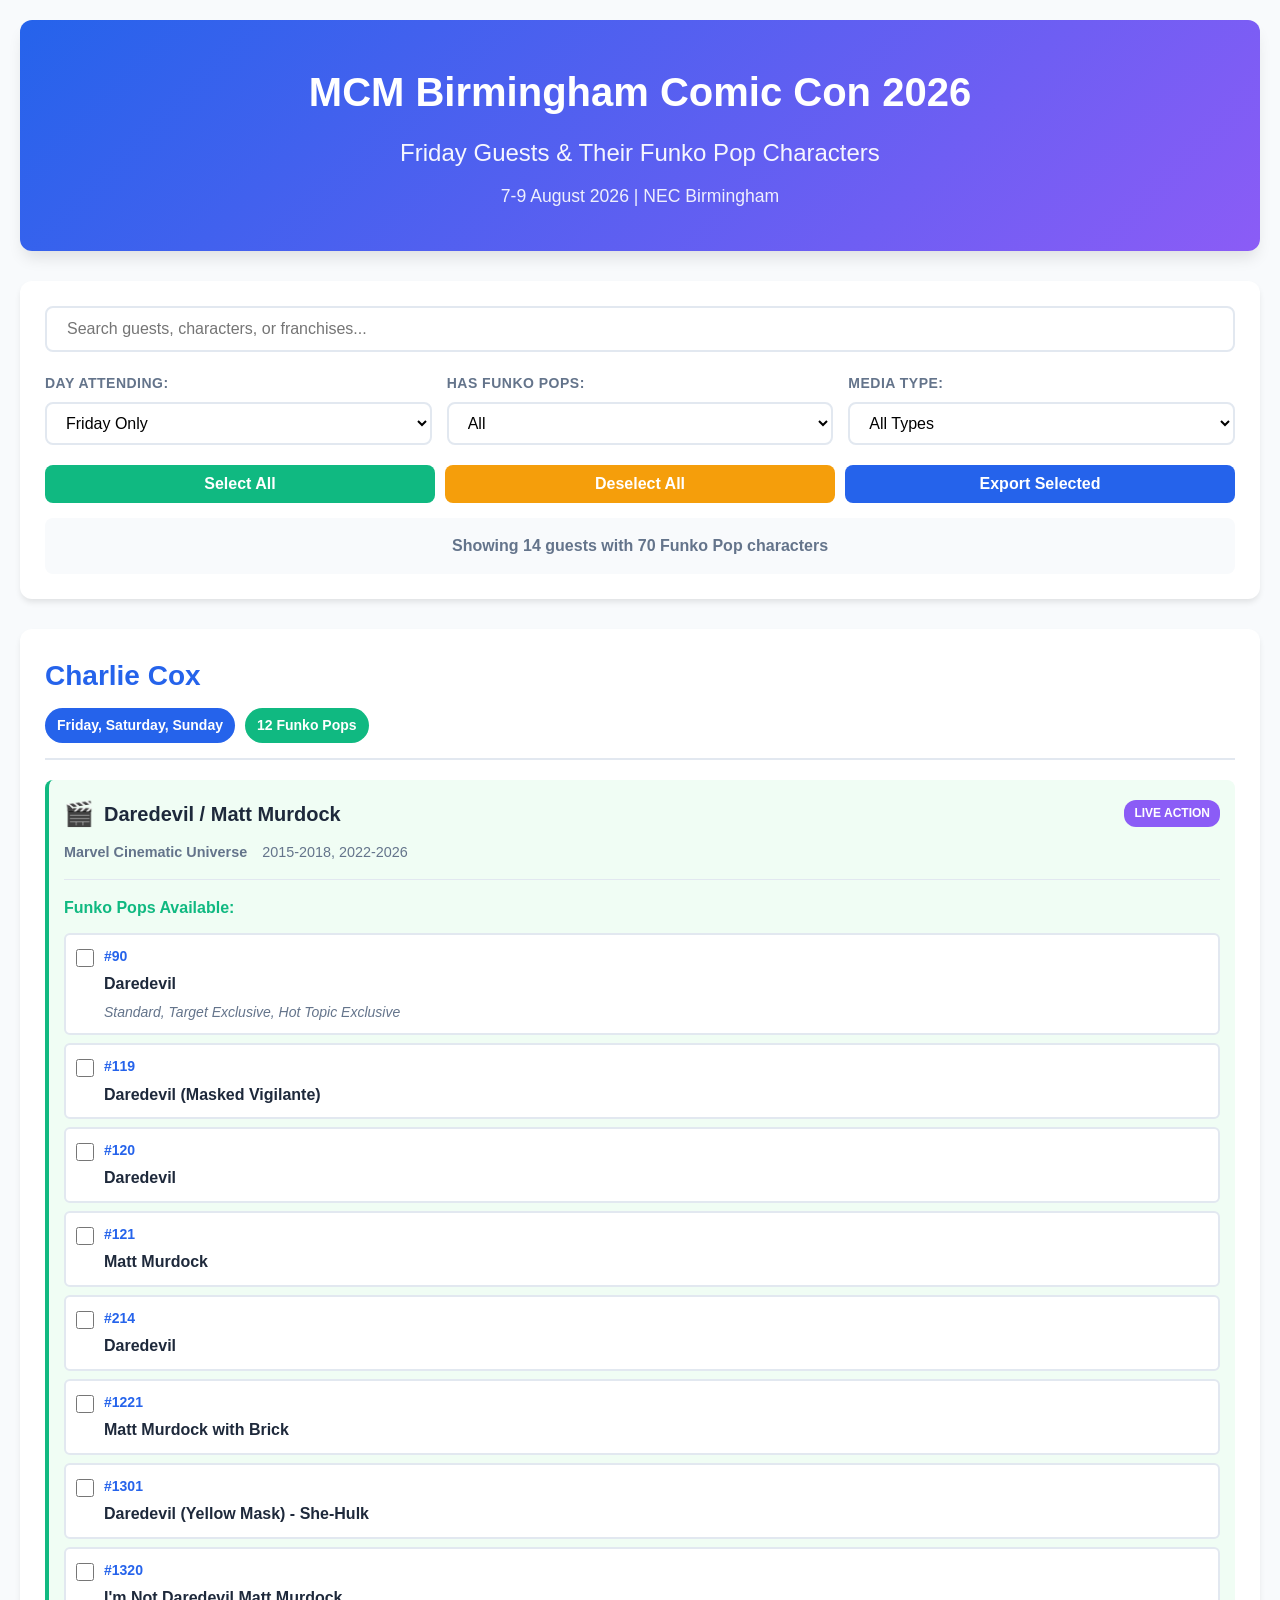
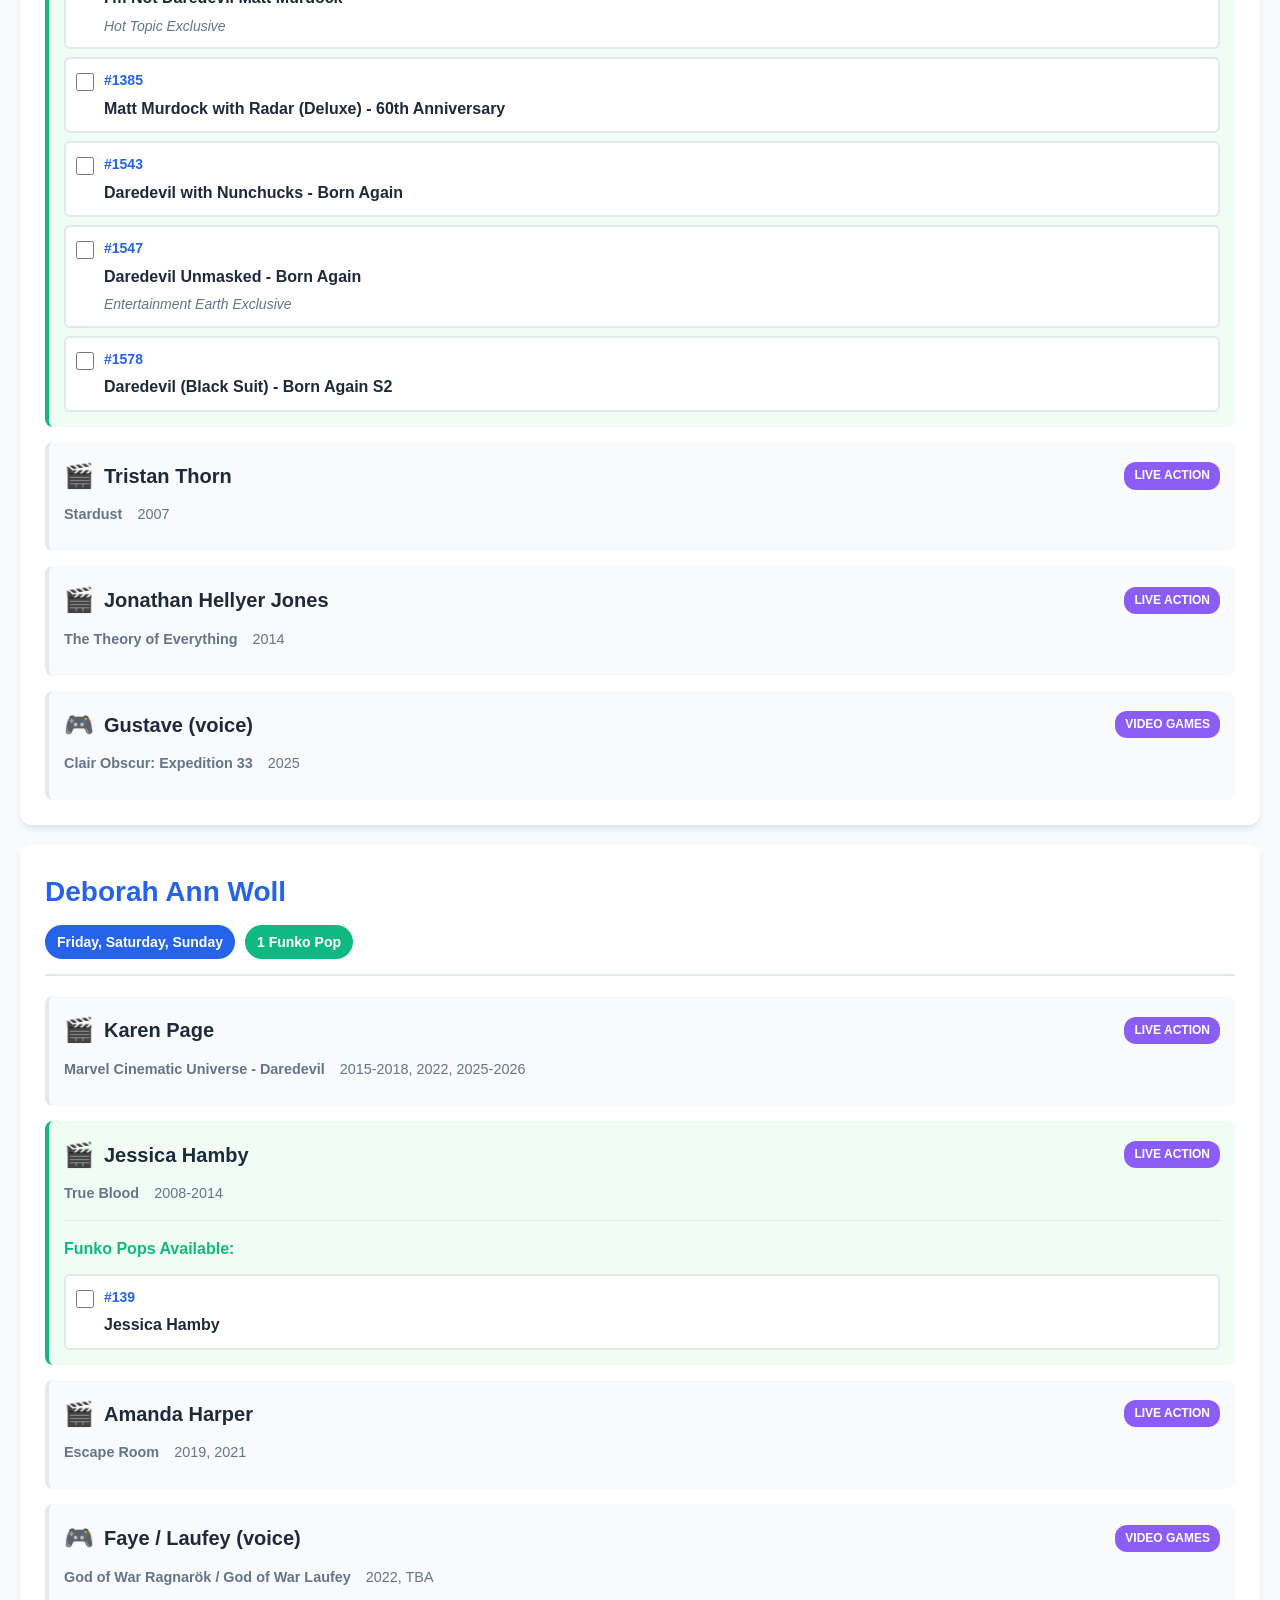
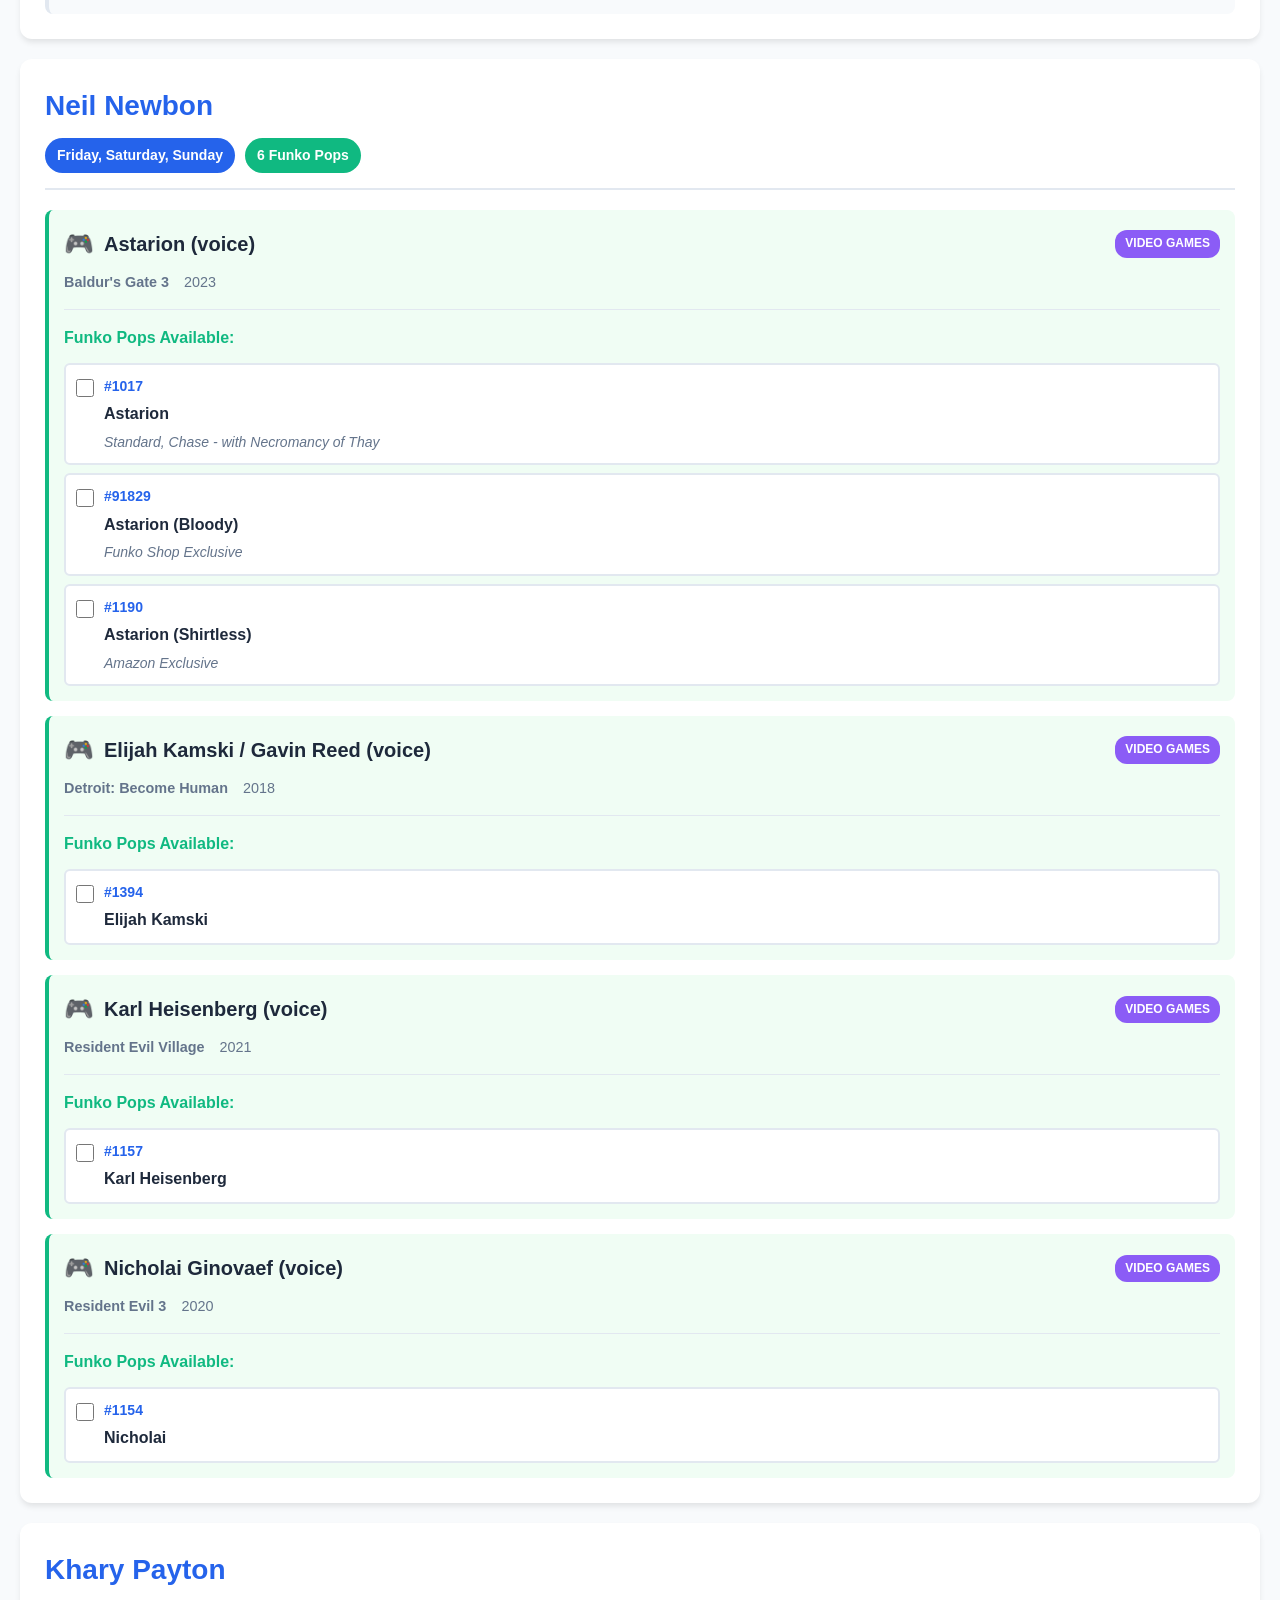
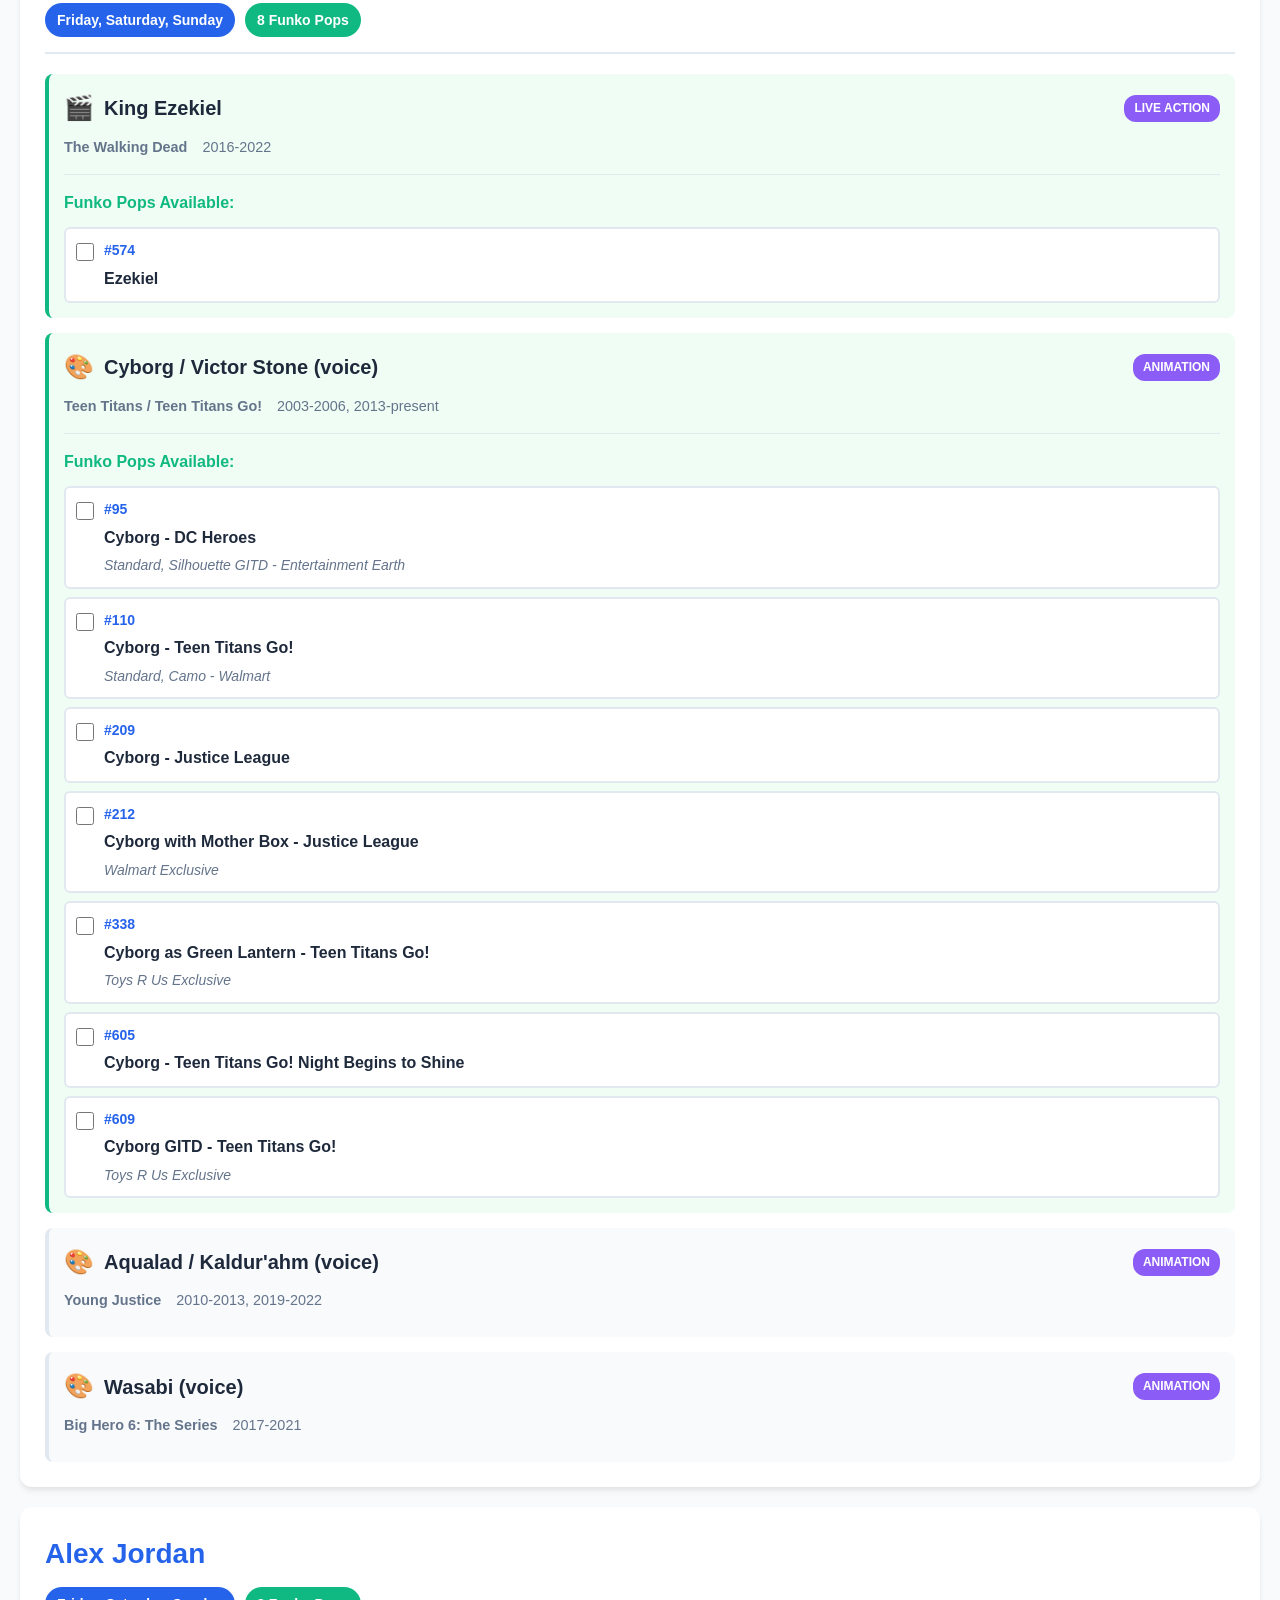
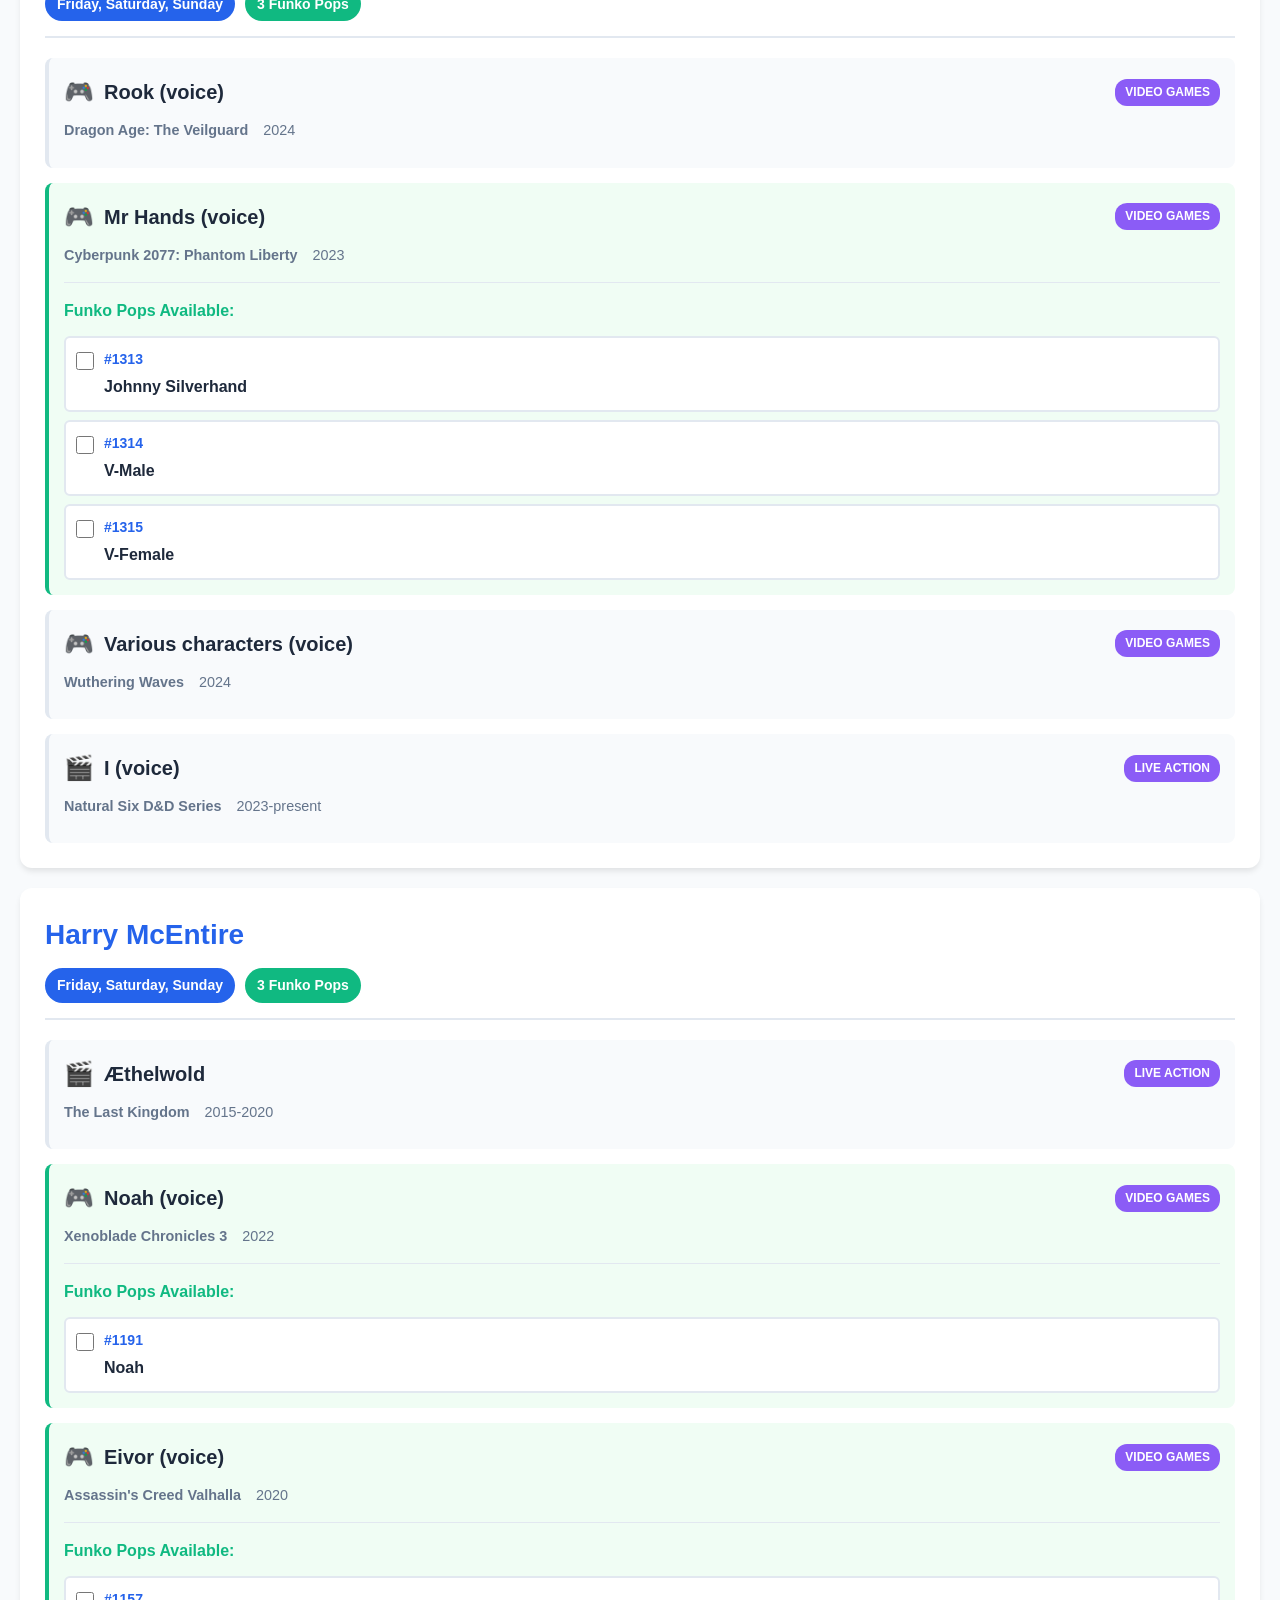
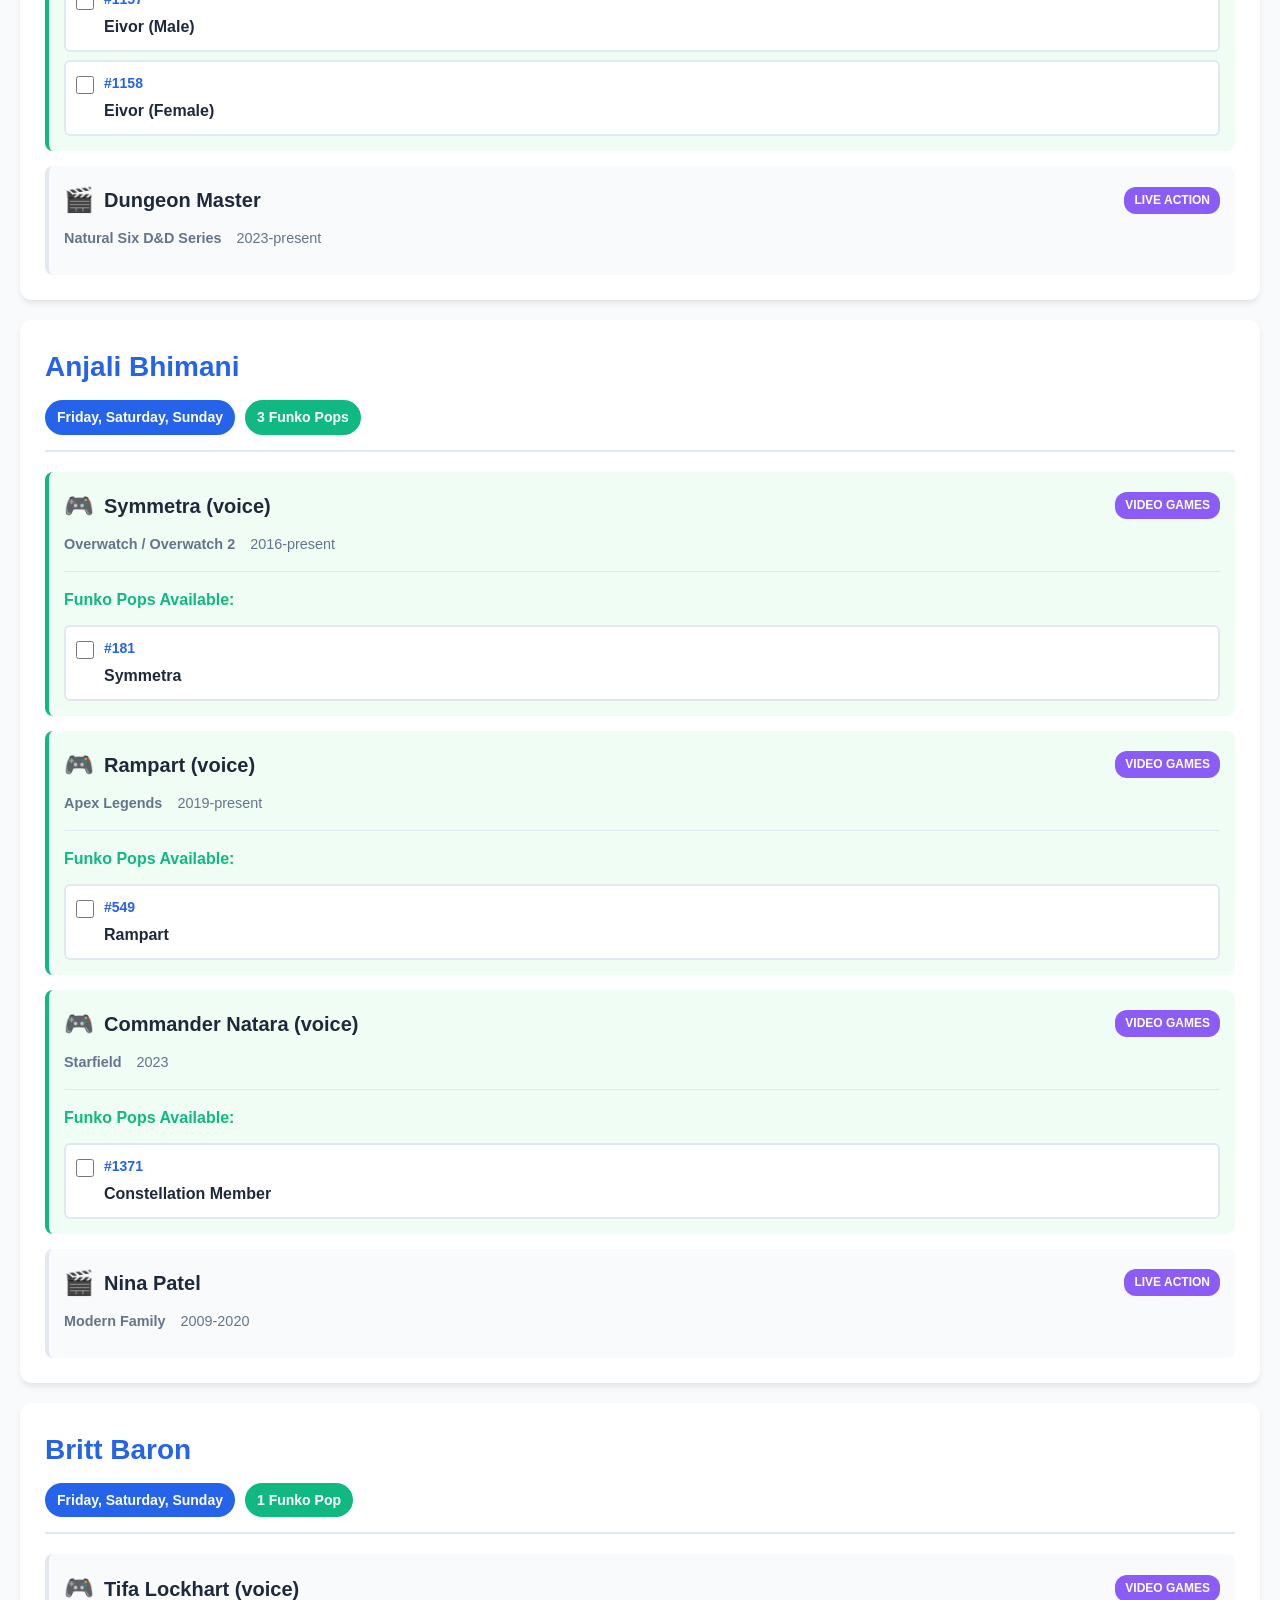
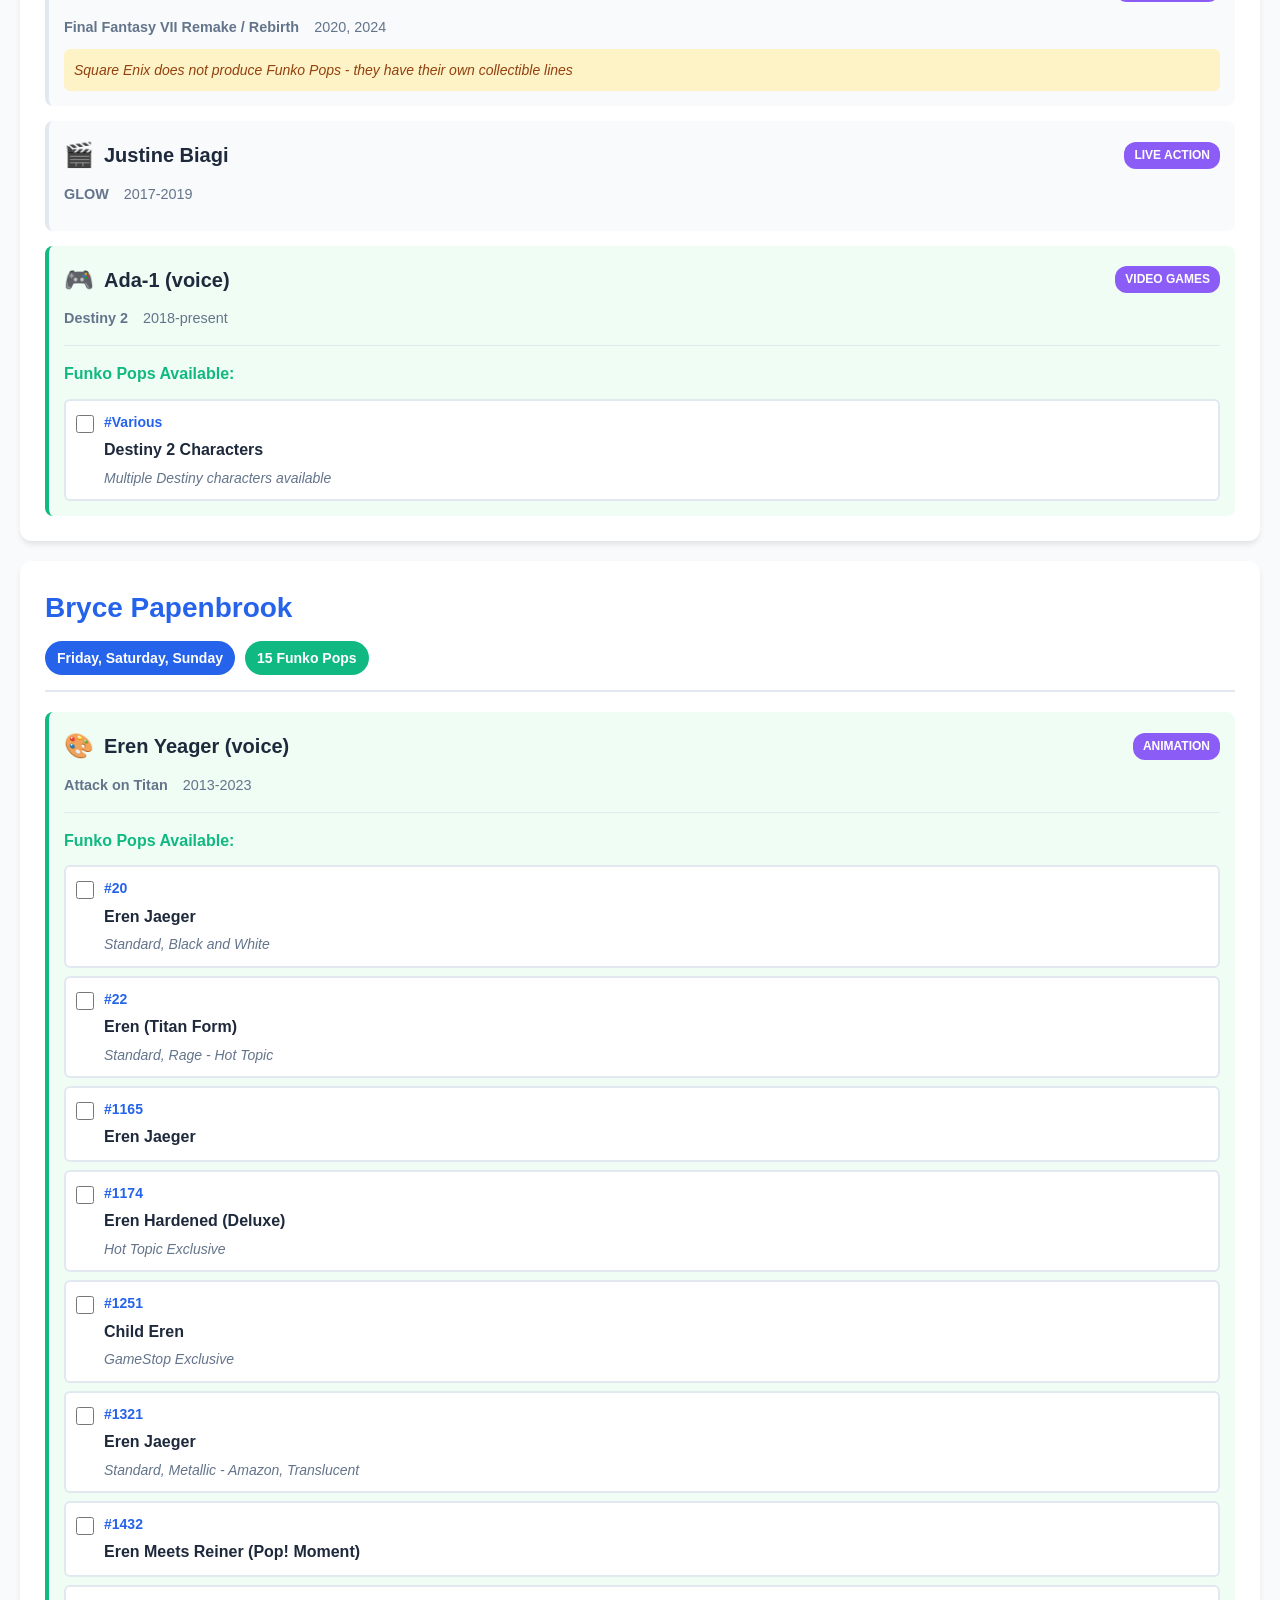
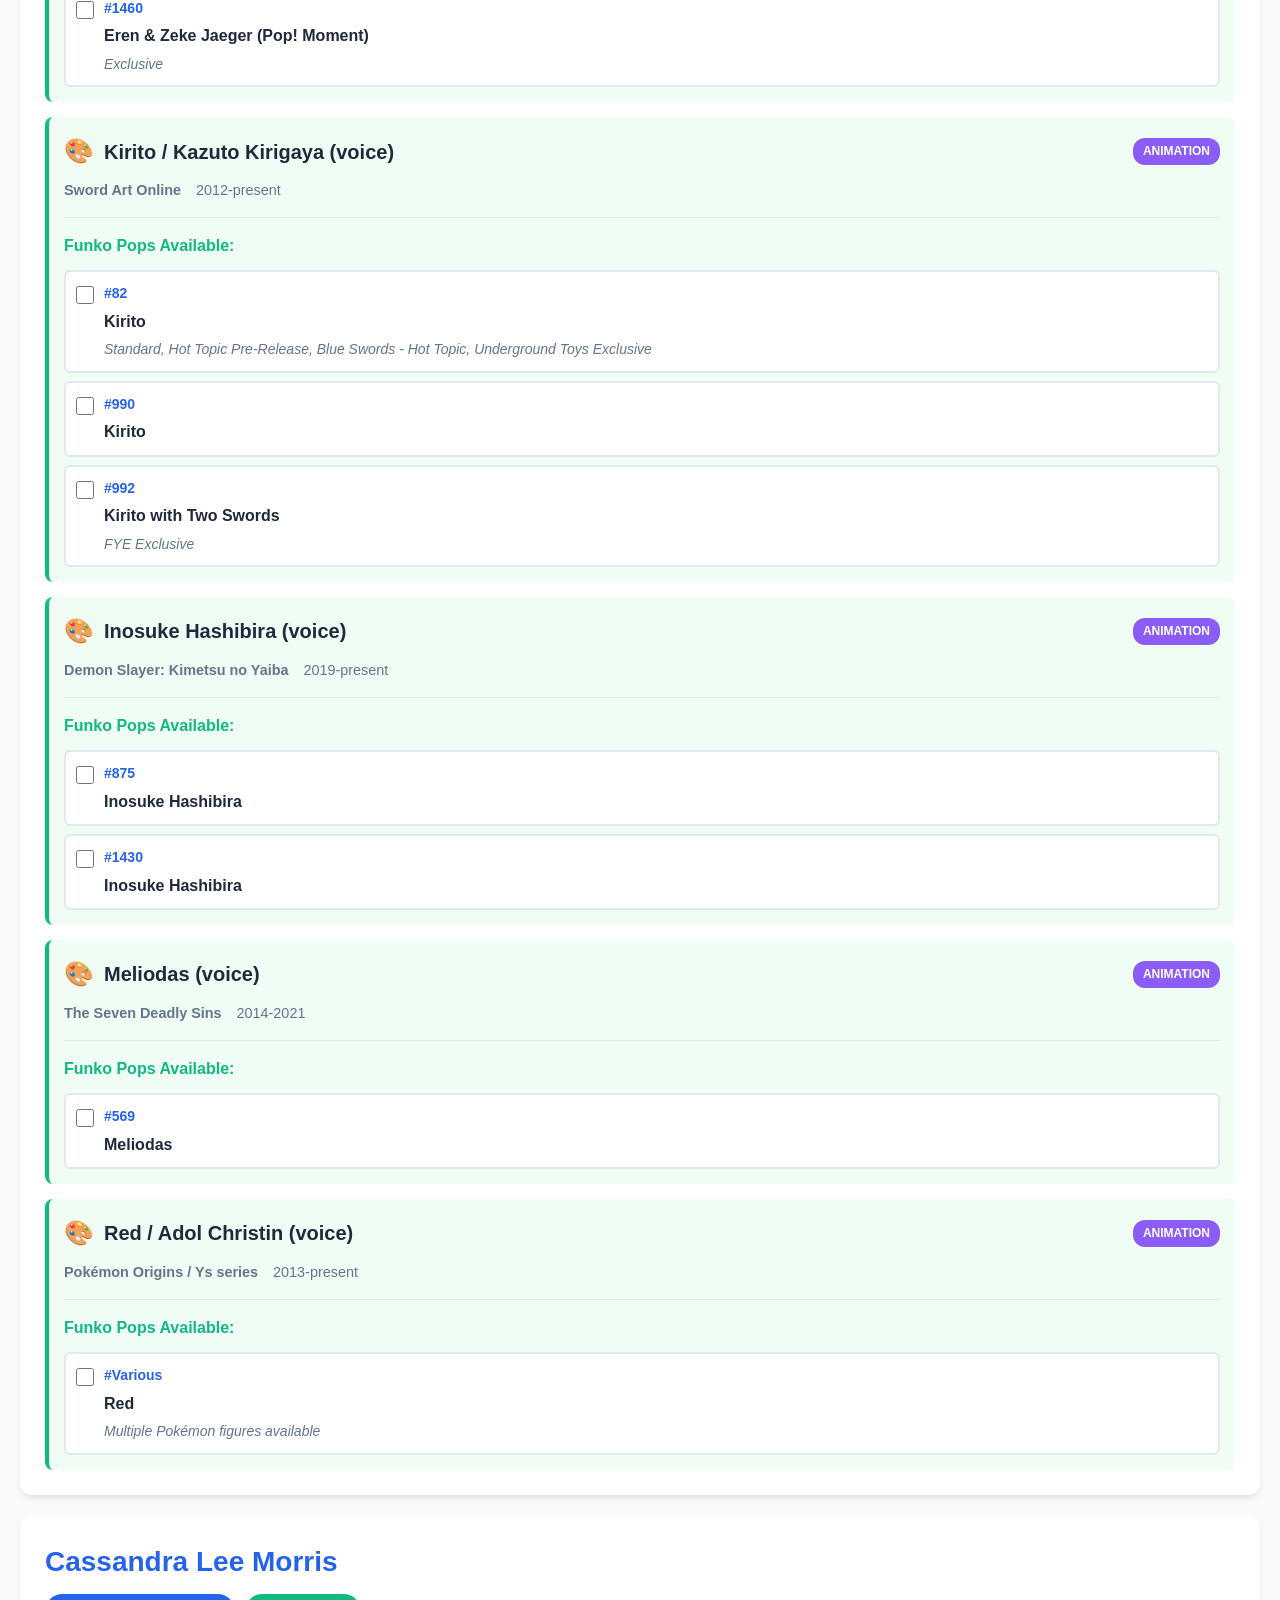
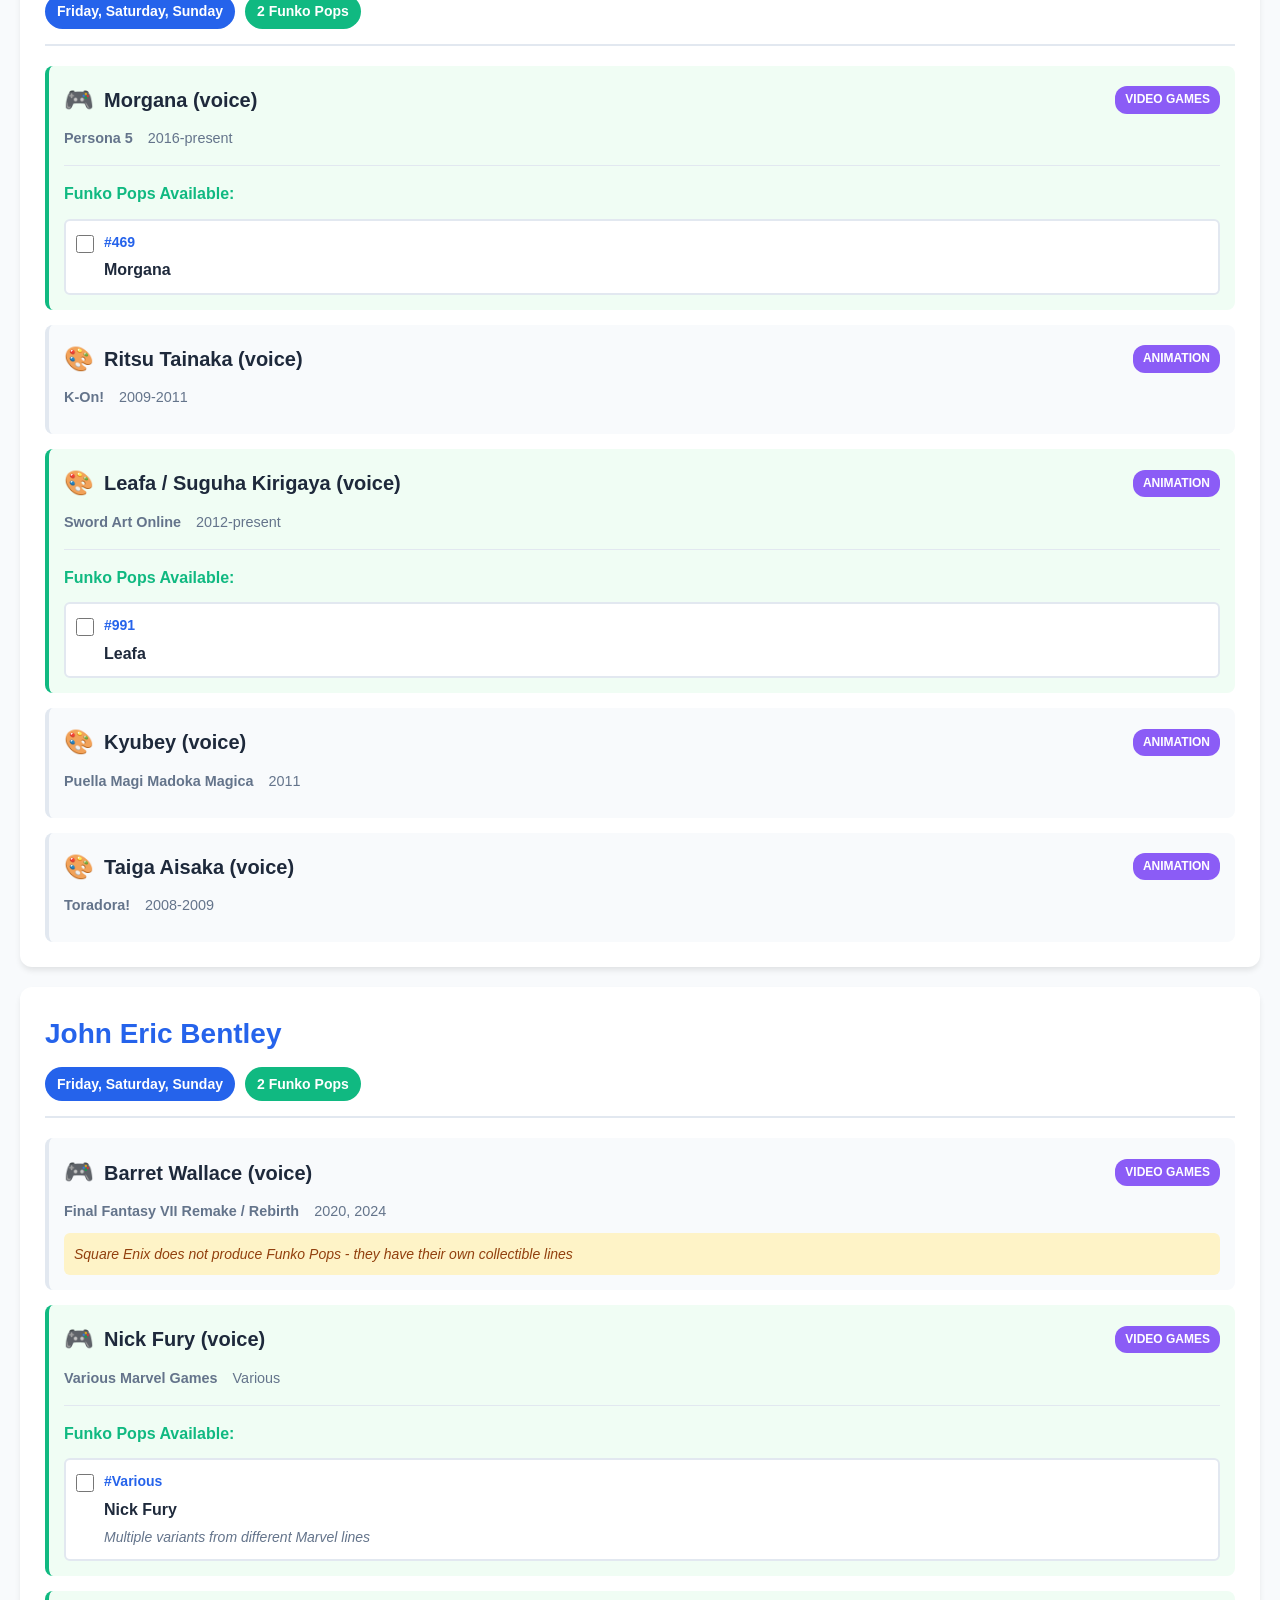
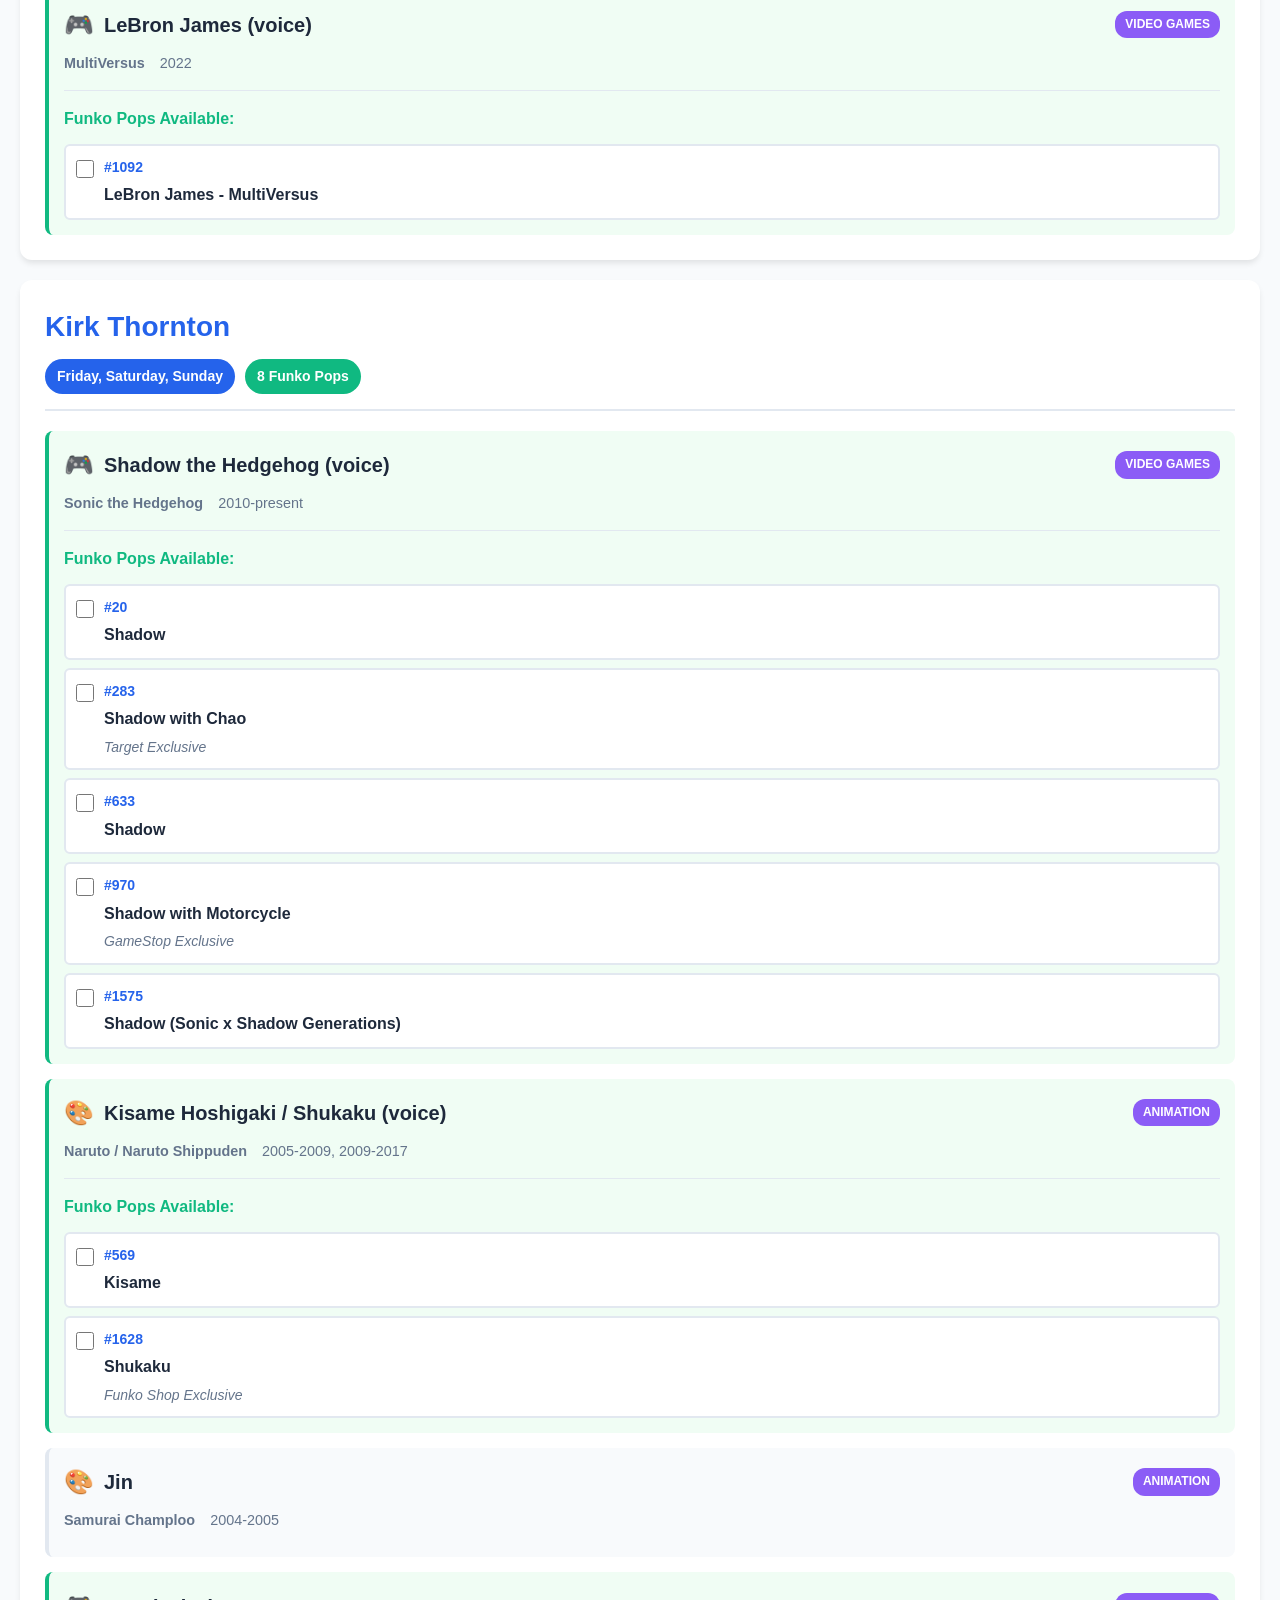
<file: index.html>
<!DOCTYPE html>
<html lang="en-GB">
<head>
    <meta charset="UTF-8">
    <meta name="viewport" content="width=device-width, initial-scale=1.0">
    <title>MCM Birmingham Comic Con - Friday Guests & Funko Pops</title>
    <link rel="stylesheet" href="styles.css">
</head>
<body>
    <header>
        <h1>MCM Birmingham Comic Con 2026</h1>
        <h2>Friday Guests & Their Funko Pop Characters</h2>
        <p class="event-info">7-9 August 2026 | NEC Birmingham</p>
    </header>

    <main>
        <div class="controls">
            <div class="search-box">
                <input type="text" id="searchInput" placeholder="Search guests, characters, or franchises...">
            </div>
            
            <div class="filters">
                <div class="filter-group">
                    <label for="dayFilter">Day Attending:</label>
                    <select id="dayFilter">
                        <option value="all">All Days</option>
                        <option value="friday" selected>Friday Only</option>
                        <option value="saturday">Saturday</option>
                        <option value="sunday">Sunday</option>
                    </select>
                </div>
                
                <div class="filter-group">
                    <label for="funkoPopsFilter">Has Funko Pops:</label>
                    <select id="funkoPopsFilter">
                        <option value="all">All</option>
                        <option value="yes">Yes</option>
                        <option value="no">No</option>
                    </select>
                </div>
                
                <div class="filter-group">
                    <label for="mediaTypeFilter">Media Type:</label>
                    <select id="mediaTypeFilter">
                        <option value="all">All Types</option>
                        <option value="live-action">Live Action</option>
                        <option value="animation">Animation</option>
                        <option value="video-games">Video Games</option>
                    </select>
                </div>
            </div>
            
            <div class="action-buttons">
                <button id="selectAllBtn">Select All</button>
                <button id="deselectAllBtn">Deselect All</button>
                <button id="exportSelectedBtn">Export Selected</button>
            </div>
            
            <div class="stats">
                <span id="statsDisplay">Showing 0 guests with 0 Funko Pop characters</span>
            </div>
        </div>

        <div id="guestsContainer"></div>
        
        <div id="selectedSummary" class="selected-summary hidden">
            <h3>Selected Characters (<span id="selectedCount">0</span>)</h3>
            <div id="selectedList"></div>
        </div>
    </main>

    <footer>
        <p>Data compiled from MCM Comic Con Birmingham official website, IMDB, Wikipedia, and Funko Pop databases</p>
        <p>Last updated: July 2026</p>
    </footer>

    <script src="data.js"></script>
    <script src="app.js"></script>
</body>
</html>
</file>
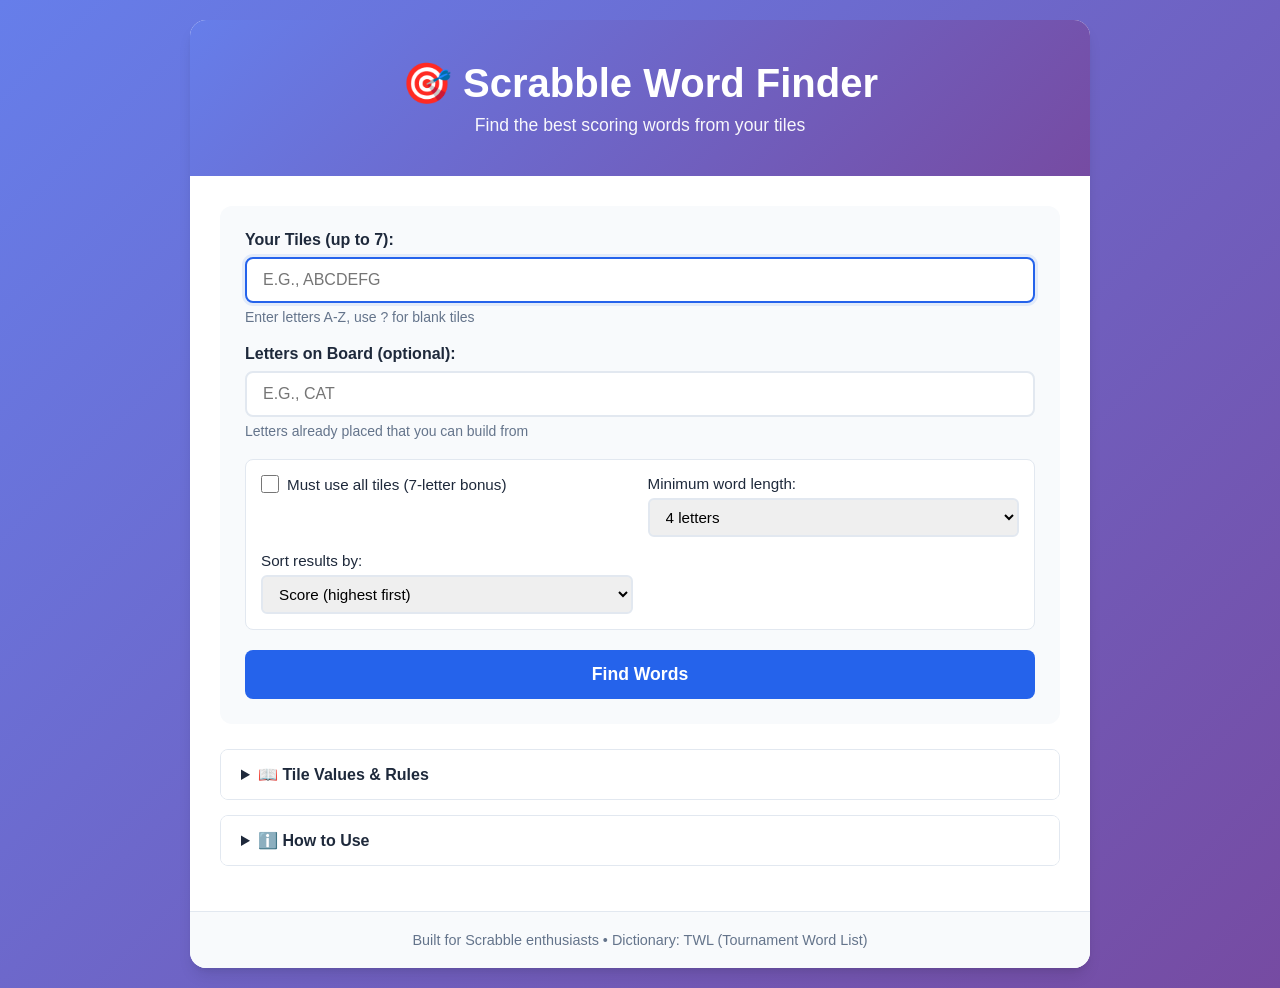
<file: www/scrabble.html>
<!DOCTYPE html>
<html lang="en">
<head>
    <meta charset="UTF-8">
    <meta name="viewport" content="width=device-width, initial-scale=1.0">
    <title>Scrabble Word Finder</title>
    <link rel="stylesheet" href="css/scrabble.css">
</head>
<body>
    <div class="container">
        <header>
            <h1>🎯 Scrabble Word Finder</h1>
            <p class="subtitle">Find the best scoring words from your tiles</p>
        </header>

        <main>
            <section class="input-section">
                <div class="input-group">
                    <label for="tiles">Your Tiles (up to 7):</label>
                    <input type="text" id="tiles" placeholder="e.g., ABCDEFG" maxlength="7" autocomplete="off">
                    <small>Enter letters A-Z, use ? for blank tiles</small>
                </div>

                <div class="input-group">
                    <label for="boardLetters">Letters on Board (optional):</label>
                    <input type="text" id="boardLetters" placeholder="e.g., CAT" autocomplete="off">
                    <small>Letters already placed that you can build from</small>
                </div>

                <div class="options-grid">
                    <div class="option-group">
                        <label>
                            <input type="checkbox" id="useAllTiles">
                            Must use all tiles (7-letter bonus)
                        </label>
                    </div>
                    
                    <div class="option-group">
                        <label for="minLength">Minimum word length:</label>
                        <select id="minLength">
                            <option value="2">2 letters</option>
                            <option value="3">3 letters</option>
                            <option value="4" selected>4 letters</option>
                            <option value="5">5 letters</option>
                            <option value="6">6 letters</option>
                        </select>
                    </div>

                    <div class="option-group">
                        <label for="sortBy">Sort results by:</label>
                        <select id="sortBy">
                            <option value="score">Score (highest first)</option>
                            <option value="length">Length (longest first)</option>
                            <option value="alpha">Alphabetical</option>
                        </select>
                    </div>
                </div>

                <button id="findWords" class="btn-primary">Find Words</button>
            </section>

            <section class="results-section" id="resultsSection" style="display: none;">
                <div class="results-header">
                    <h2>Results</h2>
                    <div class="stats" id="stats"></div>
                </div>
                
                <div class="word-list" id="wordList"></div>
            </section>

            <section class="info-section">
                <details>
                    <summary>📖 Tile Values & Rules</summary>
                    <div class="tile-values">
                        <div class="value-group">
                            <strong>1 point:</strong> A, E, I, O, U, L, N, S, T, R
                        </div>
                        <div class="value-group">
                            <strong>2 points:</strong> D, G
                        </div>
                        <div class="value-group">
                            <strong>3 points:</strong> B, C, M, P
                        </div>
                        <div class="value-group">
                            <strong>4 points:</strong> F, H, V, W, Y
                        </div>
                        <div class="value-group">
                            <strong>5 points:</strong> K
                        </div>
                        <div class="value-group">
                            <strong>8 points:</strong> J, X
                        </div>
                        <div class="value-group">
                            <strong>10 points:</strong> Q, Z
                        </div>
                        <div class="value-group">
                            <strong>Blank tiles (?):</strong> 0 points (can be any letter)
                        </div>
                        <div class="value-group">
                            <strong>7-letter bonus:</strong> +50 points for using all tiles
                        </div>
                    </div>
                </details>

                <details>
                    <summary>ℹ️ How to Use</summary>
                    <div class="instructions">
                        <ol>
                            <li>Enter your available tiles (letters A-Z)</li>
                            <li>Use ? for blank tiles that can be any letter</li>
                            <li>Optionally add letters already on the board to find words that extend them</li>
                            <li>Choose your preferences (minimum length, sorting)</li>
                            <li>Click "Find Words" to see all possible words ranked by score</li>
                        </ol>
                        <p><strong>Note:</strong> Base scores shown are for tiles only. Actual game scores depend on board multipliers (Double/Triple Letter/Word scores).</p>
                    </div>
                </details>
            </section>
        </main>

        <footer>
            <p>Built for Scrabble enthusiasts • Dictionary: TWL (Tournament Word List)</p>
        </footer>
    </div>

    <script src="js/scrabble-dictionary.js"></script>
    <script src="js/scrabble-solver.js"></script>
    <script src="js/scrabble-ui.js"></script>
</body>
</html>
</file>
<file: styles.css>
/* Reset and base styles */
* {
    margin: 0;
    padding: 0;
    box-sizing: border-box;
}

:root {
    --primary-color: #2563eb;
    --primary-dark: #1e40af;
    --secondary-color: #8b5cf6;
    --success-color: #10b981;
    --warning-color: #f59e0b;
    --danger-color: #ef4444;
    --bg-color: #f8fafc;
    --card-bg: #ffffff;
    --border-color: #e2e8f0;
    --text-primary: #1e293b;
    --text-secondary: #64748b;
    --shadow-sm: 0 1px 2px 0 rgb(0 0 0 / 0.05);
    --shadow-md: 0 4px 6px -1px rgb(0 0 0 / 0.1);
    --shadow-lg: 0 10px 15px -3px rgb(0 0 0 / 0.1);
}

body {
    font-family: -apple-system, BlinkMacSystemFont, 'Segoe UI', Roboto, 'Helvetica Neue', Arial, sans-serif;
    background-color: var(--bg-color);
    color: var(--text-primary);
    line-height: 1.6;
    padding: 20px;
}

/* Header */
header {
    background: linear-gradient(135deg, var(--primary-color) 0%, var(--secondary-color) 100%);
    color: white;
    padding: 40px 20px;
    border-radius: 12px;
    margin-bottom: 30px;
    text-align: center;
    box-shadow: var(--shadow-lg);
}

header h1 {
    font-size: 2.5rem;
    margin-bottom: 10px;
    font-weight: 700;
}

header h2 {
    font-size: 1.5rem;
    margin-bottom: 10px;
    font-weight: 400;
    opacity: 0.95;
}

.event-info {
    font-size: 1.1rem;
    opacity: 0.9;
}

/* Main container */
main {
    max-width: 1400px;
    margin: 0 auto;
}

/* Controls */
.controls {
    background: var(--card-bg);
    padding: 25px;
    border-radius: 12px;
    margin-bottom: 30px;
    box-shadow: var(--shadow-md);
}

.search-box {
    margin-bottom: 20px;
}

.search-box input {
    width: 100%;
    padding: 12px 20px;
    font-size: 1rem;
    border: 2px solid var(--border-color);
    border-radius: 8px;
    transition: all 0.3s ease;
}

.search-box input:focus {
    outline: none;
    border-color: var(--primary-color);
    box-shadow: 0 0 0 3px rgba(37, 99, 235, 0.1);
}

.filters {
    display: grid;
    grid-template-columns: repeat(auto-fit, minmax(200px, 1fr));
    gap: 15px;
    margin-bottom: 20px;
}

.filter-group {
    display: flex;
    flex-direction: column;
}

.filter-group label {
    font-weight: 600;
    margin-bottom: 8px;
    color: var(--text-secondary);
    font-size: 0.875rem;
    text-transform: uppercase;
    letter-spacing: 0.5px;
}

.filter-group select {
    padding: 10px 15px;
    font-size: 1rem;
    border: 2px solid var(--border-color);
    border-radius: 8px;
    background-color: white;
    cursor: pointer;
    transition: all 0.3s ease;
}

.filter-group select:focus {
    outline: none;
    border-color: var(--primary-color);
    box-shadow: 0 0 0 3px rgba(37, 99, 235, 0.1);
}

.action-buttons {
    display: flex;
    gap: 10px;
    margin-bottom: 15px;
    flex-wrap: wrap;
}

.action-buttons button {
    padding: 10px 20px;
    font-size: 1rem;
    font-weight: 600;
    border: none;
    border-radius: 8px;
    cursor: pointer;
    transition: all 0.3s ease;
    flex: 1;
    min-width: 150px;
}

#selectAllBtn {
    background-color: var(--success-color);
    color: white;
}

#selectAllBtn:hover {
    background-color: #059669;
    transform: translateY(-2px);
    box-shadow: var(--shadow-md);
}

#deselectAllBtn {
    background-color: var(--warning-color);
    color: white;
}

#deselectAllBtn:hover {
    background-color: #d97706;
    transform: translateY(-2px);
    box-shadow: var(--shadow-md);
}

#exportSelectedBtn {
    background-color: var(--primary-color);
    color: white;
}

#exportSelectedBtn:hover {
    background-color: var(--primary-dark);
    transform: translateY(-2px);
    box-shadow: var(--shadow-md);
}

.stats {
    padding: 15px;
    background-color: var(--bg-color);
    border-radius: 8px;
    text-align: center;
    font-weight: 600;
    color: var(--text-secondary);
}

/* Guest cards */
#guestsContainer {
    display: grid;
    gap: 20px;
}

.guest-card {
    background: var(--card-bg);
    border-radius: 12px;
    padding: 25px;
    box-shadow: var(--shadow-md);
    transition: all 0.3s ease;
}

.guest-card:hover {
    box-shadow: var(--shadow-lg);
    transform: translateY(-2px);
}

.guest-header {
    margin-bottom: 20px;
    padding-bottom: 15px;
    border-bottom: 2px solid var(--border-color);
}

.guest-name {
    font-size: 1.75rem;
    margin-bottom: 10px;
    color: var(--primary-color);
}

.guest-meta {
    display: flex;
    gap: 10px;
    flex-wrap: wrap;
}

.days-badge, .funko-badge {
    padding: 6px 12px;
    border-radius: 20px;
    font-size: 0.875rem;
    font-weight: 600;
}

.days-badge {
    background-color: var(--primary-color);
    color: white;
}

.funko-badge {
    background-color: var(--success-color);
    color: white;
}

/* Credits */
.credits-container {
    display: grid;
    gap: 15px;
}

.credit-item {
    padding: 15px;
    background-color: var(--bg-color);
    border-radius: 8px;
    border-left: 4px solid var(--border-color);
    transition: all 0.3s ease;
}

.credit-item.has-funko {
    border-left-color: var(--success-color);
    background-color: #f0fdf4;
}

.credit-item:hover {
    box-shadow: var(--shadow-sm);
}

.credit-header {
    margin-bottom: 10px;
}

.credit-title-row {
    display: flex;
    align-items: center;
    gap: 10px;
    margin-bottom: 8px;
    flex-wrap: wrap;
}

.media-icon {
    font-size: 1.5rem;
}

.credit-title {
    font-size: 1.25rem;
    color: var(--text-primary);
    flex: 1;
}

.credit-type {
    padding: 4px 10px;
    background-color: var(--secondary-color);
    color: white;
    border-radius: 12px;
    font-size: 0.75rem;
    font-weight: 600;
    text-transform: uppercase;
}

.credit-info {
    display: flex;
    gap: 15px;
    flex-wrap: wrap;
    color: var(--text-secondary);
    font-size: 0.9rem;
}

.franchise {
    font-weight: 600;
}

.credit-note {
    margin-top: 10px;
    padding: 10px;
    background-color: #fef3c7;
    border-radius: 6px;
    font-size: 0.875rem;
    color: #92400e;
    font-style: italic;
}

/* Funko Pops section */
.funko-pops-section {
    margin-top: 15px;
    padding-top: 15px;
    border-top: 1px solid var(--border-color);
}

.funko-header {
    font-size: 1rem;
    color: var(--success-color);
    margin-bottom: 12px;
    font-weight: 700;
}

.funko-list {
    display: grid;
    gap: 8px;
}

.funko-item {
    padding: 10px;
    background-color: white;
    border: 2px solid var(--border-color);
    border-radius: 6px;
    transition: all 0.3s ease;
}

.funko-item:hover {
    border-color: var(--success-color);
    box-shadow: var(--shadow-sm);
}

.funko-item.selected {
    background-color: #f0fdf4;
    border-color: var(--success-color);
    box-shadow: 0 0 0 3px rgba(16, 185, 129, 0.1);
}

.funko-checkbox {
    display: flex;
    align-items: start;
    gap: 10px;
    cursor: pointer;
}

.funko-checkbox input[type="checkbox"] {
    margin-top: 4px;
    width: 18px;
    height: 18px;
    cursor: pointer;
    accent-color: var(--success-color);
}

.funko-details {
    display: flex;
    flex-direction: column;
    gap: 4px;
    flex: 1;
}

.funko-number {
    font-weight: 700;
    color: var(--primary-color);
    font-size: 0.875rem;
}

.funko-name {
    font-weight: 600;
    color: var(--text-primary);
}

.funko-variants {
    font-size: 0.875rem;
    color: var(--text-secondary);
    font-style: italic;
}

/* Selected summary */
.selected-summary {
    background: var(--card-bg);
    padding: 25px;
    border-radius: 12px;
    margin-top: 30px;
    box-shadow: var(--shadow-md);
    border-top: 4px solid var(--success-color);
}

.selected-summary.hidden {
    display: none;
}

.selected-summary h3 {
    font-size: 1.5rem;
    margin-bottom: 20px;
    color: var(--success-color);
}

#selectedList {
    display: grid;
    gap: 10px;
}

.selected-item {
    padding: 15px;
    background-color: var(--bg-color);
    border-radius: 8px;
    display: grid;
    grid-template-columns: 1fr 1fr 1fr auto;
    gap: 15px;
    align-items: center;
}

.selected-pop {
    font-weight: 700;
    color: var(--primary-color);
}

.selected-character {
    color: var(--text-primary);
}

.selected-guest {
    color: var(--text-secondary);
    font-size: 0.875rem;
}

.remove-btn {
    padding: 6px 12px;
    background-color: var(--danger-color);
    color: white;
    border: none;
    border-radius: 6px;
    cursor: pointer;
    font-weight: 600;
    transition: all 0.3s ease;
}

.remove-btn:hover {
    background-color: #dc2626;
    transform: scale(1.1);
}

/* No results */
.no-results {
    text-align: center;
    padding: 60px 20px;
    font-size: 1.25rem;
    color: var(--text-secondary);
    background: var(--card-bg);
    border-radius: 12px;
    box-shadow: var(--shadow-md);
}

/* Footer */
footer {
    margin-top: 50px;
    padding: 30px;
    text-align: center;
    color: var(--text-secondary);
    font-size: 0.875rem;
    background: var(--card-bg);
    border-radius: 12px;
}

footer p {
    margin: 5px 0;
}

/* Responsive design */
@media (max-width: 768px) {
    header h1 {
        font-size: 2rem;
    }
    
    header h2 {
        font-size: 1.25rem;
    }
    
    .filters {
        grid-template-columns: 1fr;
    }
    
    .action-buttons {
        flex-direction: column;
    }
    
    .action-buttons button {
        width: 100%;
    }
    
    .selected-item {
        grid-template-columns: 1fr;
        gap: 10px;
    }
    
    .guest-name {
        font-size: 1.5rem;
    }
}

@media print {
    body {
        background: white;
    }
    
    .controls, .action-buttons {
        display: none;
    }
    
    .guest-card {
        break-inside: avoid;
        page-break-inside: avoid;
    }
}
</file>
<file: www/css/scrabble.css>
* {
    margin: 0;
    padding: 0;
    box-sizing: border-box;
}

:root {
    --primary-color: #2563eb;
    --primary-hover: #1d4ed8;
    --success-color: #10b981;
    --background: #f8fafc;
    --surface: #ffffff;
    --text-primary: #1e293b;
    --text-secondary: #64748b;
    --border-color: #e2e8f0;
    --shadow: 0 1px 3px 0 rgb(0 0 0 / 0.1), 0 1px 2px -1px rgb(0 0 0 / 0.1);
    --shadow-lg: 0 10px 15px -3px rgb(0 0 0 / 0.1), 0 4px 6px -4px rgb(0 0 0 / 0.1);
}

body {
    font-family: -apple-system, BlinkMacSystemFont, 'Segoe UI', Roboto, Oxygen, Ubuntu, Cantarell, sans-serif;
    background: linear-gradient(135deg, #667eea 0%, #764ba2 100%);
    color: var(--text-primary);
    min-height: 100vh;
    padding: 20px;
}

.container {
    max-width: 900px;
    margin: 0 auto;
    background: var(--surface);
    border-radius: 16px;
    box-shadow: var(--shadow-lg);
    overflow: hidden;
}

header {
    background: linear-gradient(135deg, #667eea 0%, #764ba2 100%);
    color: white;
    padding: 40px 30px;
    text-align: center;
}

header h1 {
    font-size: 2.5rem;
    font-weight: 700;
    margin-bottom: 8px;
}

.subtitle {
    font-size: 1.1rem;
    opacity: 0.95;
}

main {
    padding: 30px;
}

.input-section {
    background: var(--background);
    padding: 25px;
    border-radius: 12px;
    margin-bottom: 25px;
}

.input-group {
    margin-bottom: 20px;
}

.input-group label {
    display: block;
    font-weight: 600;
    margin-bottom: 8px;
    color: var(--text-primary);
}

.input-group input[type="text"] {
    width: 100%;
    padding: 12px 16px;
    border: 2px solid var(--border-color);
    border-radius: 8px;
    font-size: 1rem;
    transition: all 0.2s;
    text-transform: uppercase;
}

.input-group input[type="text"]:focus {
    outline: none;
    border-color: var(--primary-color);
    box-shadow: 0 0 0 3px rgba(37, 99, 235, 0.1);
}

.input-group small {
    display: block;
    margin-top: 6px;
    color: var(--text-secondary);
    font-size: 0.875rem;
}

.options-grid {
    display: grid;
    grid-template-columns: repeat(auto-fit, minmax(250px, 1fr));
    gap: 15px;
    margin-bottom: 20px;
    padding: 15px;
    background: white;
    border-radius: 8px;
    border: 1px solid var(--border-color);
}

.option-group label {
    display: flex;
    align-items: center;
    gap: 8px;
    font-weight: 500;
    font-size: 0.95rem;
}

.option-group input[type="checkbox"] {
    width: 18px;
    height: 18px;
    cursor: pointer;
}

.option-group select {
    width: 100%;
    padding: 8px 12px;
    border: 2px solid var(--border-color);
    border-radius: 6px;
    font-size: 0.95rem;
    cursor: pointer;
    margin-top: 6px;
}

.btn-primary {
    width: 100%;
    padding: 14px 24px;
    background: var(--primary-color);
    color: white;
    border: none;
    border-radius: 8px;
    font-size: 1.1rem;
    font-weight: 600;
    cursor: pointer;
    transition: all 0.2s;
}

.btn-primary:hover {
    background: var(--primary-hover);
    transform: translateY(-1px);
    box-shadow: var(--shadow-lg);
}

.btn-primary:active {
    transform: translateY(0);
}

.results-section {
    animation: slideIn 0.3s ease-out;
}

@keyframes slideIn {
    from {
        opacity: 0;
        transform: translateY(20px);
    }
    to {
        opacity: 1;
        transform: translateY(0);
    }
}

.results-header {
    display: flex;
    justify-content: space-between;
    align-items: center;
    margin-bottom: 20px;
    padding-bottom: 15px;
    border-bottom: 2px solid var(--border-color);
}

.results-header h2 {
    font-size: 1.75rem;
    color: var(--text-primary);
}

.stats {
    font-size: 0.95rem;
    color: var(--text-secondary);
    font-weight: 500;
}

.word-list {
    display: grid;
    grid-template-columns: repeat(auto-fill, minmax(200px, 1fr));
    gap: 12px;
    max-height: 600px;
    overflow-y: auto;
    padding: 10px;
    background: var(--background);
    border-radius: 8px;
}

.word-item {
    background: white;
    padding: 16px;
    border-radius: 8px;
    border: 2px solid var(--border-color);
    transition: all 0.2s;
    cursor: pointer;
}

.word-item:hover {
    border-color: var(--primary-color);
    transform: translateY(-2px);
    box-shadow: var(--shadow);
}

.word-item.top-word {
    background: linear-gradient(135deg, #fef3c7 0%, #fde68a 100%);
    border-color: #f59e0b;
}

.word-text {
    font-size: 1.25rem;
    font-weight: 700;
    color: var(--text-primary);
    margin-bottom: 8px;
    letter-spacing: 0.5px;
}

.word-score {
    font-size: 1.1rem;
    color: var(--success-color);
    font-weight: 600;
}

.word-length {
    font-size: 0.85rem;
    color: var(--text-secondary);
    margin-top: 4px;
}

.info-section {
    margin-top: 25px;
}

.info-section details {
    background: var(--background);
    border: 1px solid var(--border-color);
    border-radius: 8px;
    margin-bottom: 15px;
    overflow: hidden;
}

.info-section summary {
    padding: 15px 20px;
    font-weight: 600;
    cursor: pointer;
    user-select: none;
    background: white;
    transition: background 0.2s;
}

.info-section summary:hover {
    background: var(--background);
}

.tile-values,
.instructions {
    padding: 20px;
}

.value-group {
    margin-bottom: 10px;
    padding: 8px 12px;
    background: white;
    border-radius: 6px;
    border-left: 3px solid var(--primary-color);
}

.instructions ol {
    margin-left: 20px;
    margin-bottom: 15px;
}

.instructions li {
    margin-bottom: 8px;
    line-height: 1.6;
}

footer {
    background: var(--background);
    padding: 20px;
    text-align: center;
    color: var(--text-secondary);
    font-size: 0.9rem;
    border-top: 1px solid var(--border-color);
}

.error-message {
    background: #fee2e2;
    border: 2px solid #ef4444;
    color: #991b1b;
    padding: 12px 16px;
    border-radius: 8px;
    margin-bottom: 15px;
    font-weight: 500;
}

.loading {
    text-align: center;
    padding: 40px;
    color: var(--text-secondary);
    font-size: 1.1rem;
}

.loading::after {
    content: '...';
    animation: dots 1.5s steps(3, end) infinite;
}

@keyframes dots {
    0%, 20% { content: '.'; }
    40% { content: '..'; }
    60%, 100% { content: '...'; }
}

/* Responsive design */
@media (max-width: 768px) {
    body {
        padding: 10px;
    }

    header h1 {
        font-size: 2rem;
    }

    main {
        padding: 20px;
    }

    .input-section {
        padding: 20px;
    }

    .options-grid {
        grid-template-columns: 1fr;
    }

    .word-list {
        grid-template-columns: repeat(auto-fill, minmax(150px, 1fr));
        gap: 10px;
    }

    .results-header {
        flex-direction: column;
        align-items: flex-start;
        gap: 10px;
    }
}

/* Scrollbar styling */
.word-list::-webkit-scrollbar {
    width: 8px;
}

.word-list::-webkit-scrollbar-track {
    background: var(--border-color);
    border-radius: 4px;
}

.word-list::-webkit-scrollbar-thumb {
    background: var(--text-secondary);
    border-radius: 4px;
}

.word-list::-webkit-scrollbar-thumb:hover {
    background: var(--text-primary);
}
</file>
